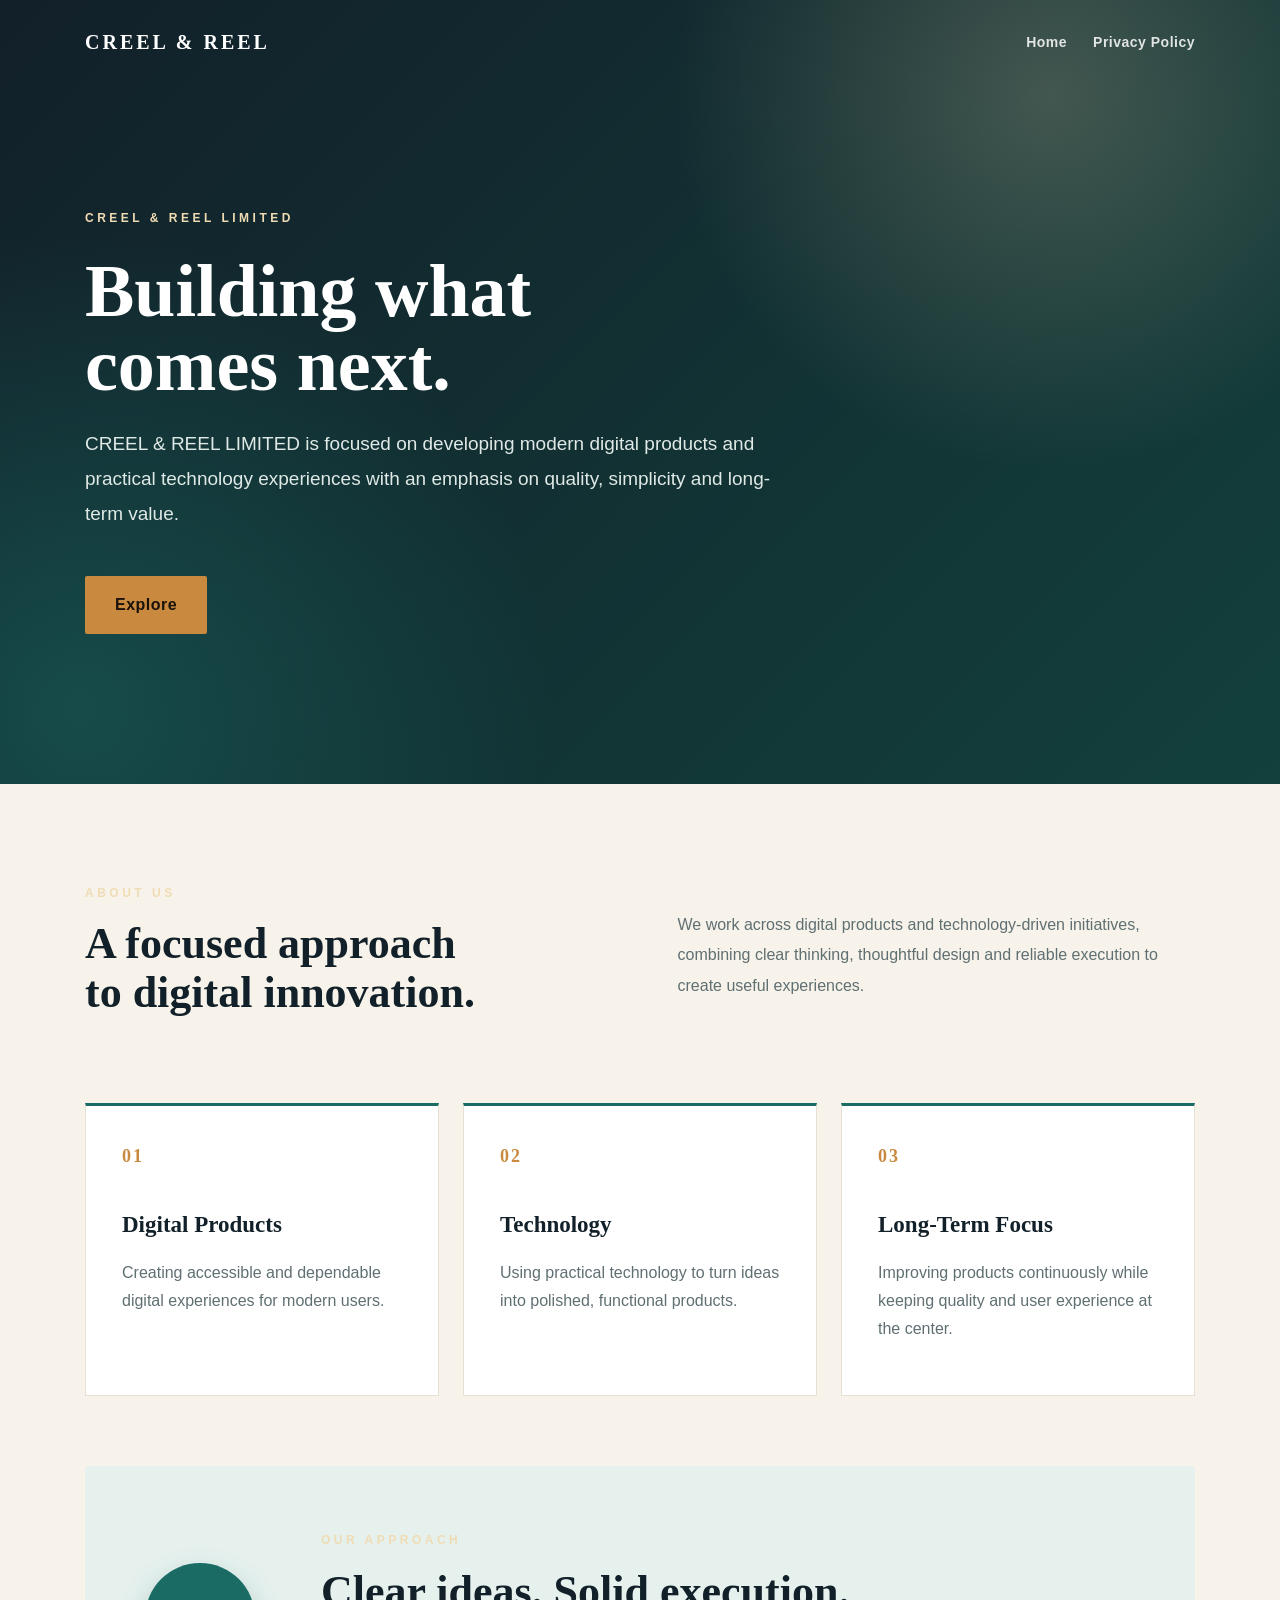
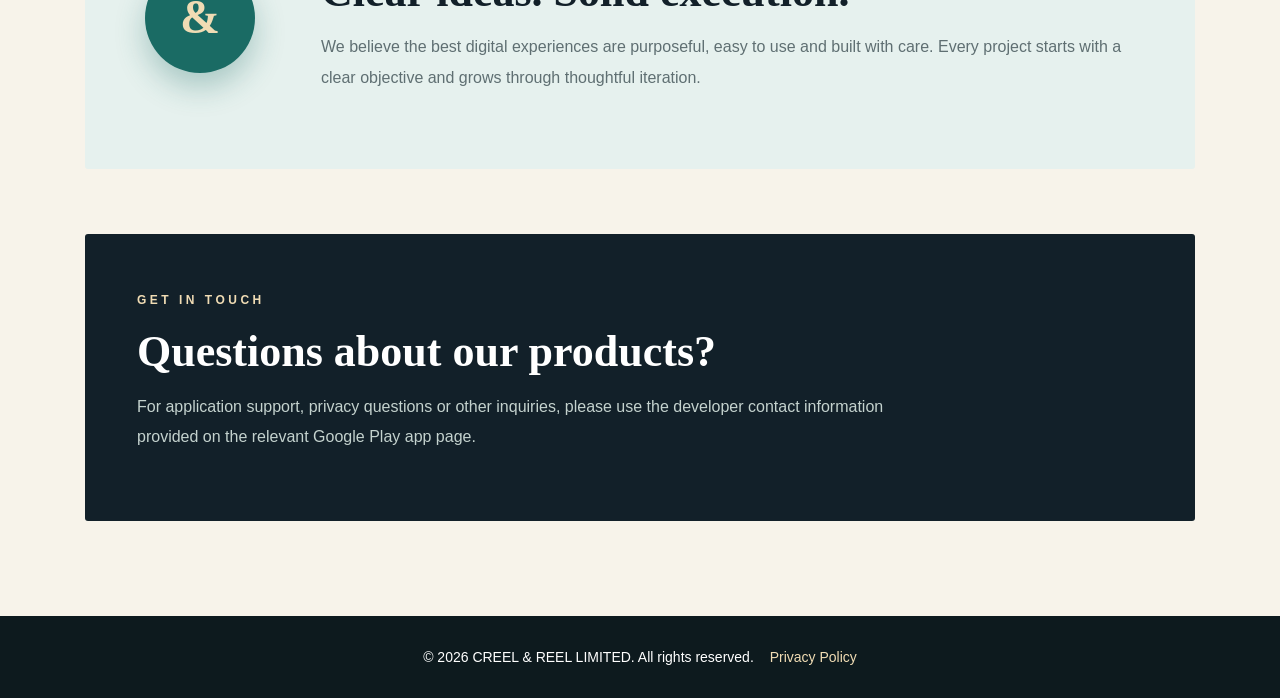
<file: index.html>
<!doctype html><html lang="en"><head><meta charset="utf-8"><meta name="viewport" content="width=device-width,initial-scale=1"><title>CREEL & REEL LIMITED</title><meta name="description" content="CREEL & REEL LIMITED — digital products and technology experiences."><link rel="stylesheet" href="style.css"></head><body>
<header class="hero"><nav><b>CREEL &amp; REEL</b><span><a href="index.html">Home</a><a href="privacy.html">Privacy Policy</a></span></nav><div class="hero-content"><small>CREEL &amp; REEL LIMITED</small><h1>Building what comes next.</h1><p>CREEL &amp; REEL LIMITED is focused on developing modern digital products and practical technology experiences with an emphasis on quality, simplicity and long-term value.</p><a class="button" href="#about">Explore</a></div></header>
<main><section id="about" class="about"><div><small>ABOUT US</small><h2>A focused approach to digital innovation.</h2></div><p>We work across digital products and technology-driven initiatives, combining clear thinking, thoughtful design and reliable execution to create useful experiences.</p></section>
<section class="pillars"><article><i>01</i><h3>Digital Products</h3><p>Creating accessible and dependable digital experiences for modern users.</p></article><article><i>02</i><h3>Technology</h3><p>Using practical technology to turn ideas into polished, functional products.</p></article><article><i>03</i><h3>Long-Term Focus</h3><p>Improving products continuously while keeping quality and user experience at the center.</p></article></section>
<section class="statement"><div class="orb">&amp;</div><div><small>OUR APPROACH</small><h2>Clear ideas. Solid execution.</h2><p>We believe the best digital experiences are purposeful, easy to use and built with care. Every project starts with a clear objective and grows through thoughtful iteration.</p></div></section>
<section class="contact"><small>GET IN TOUCH</small><h2>Questions about our products?</h2><p>For application support, privacy questions or other inquiries, please use the developer contact information provided on the relevant Google Play app page.</p></section></main>
<footer>© 2026 CREEL &amp; REEL LIMITED. All rights reserved. <a href="privacy.html">Privacy Policy</a></footer></body></html>
</file>
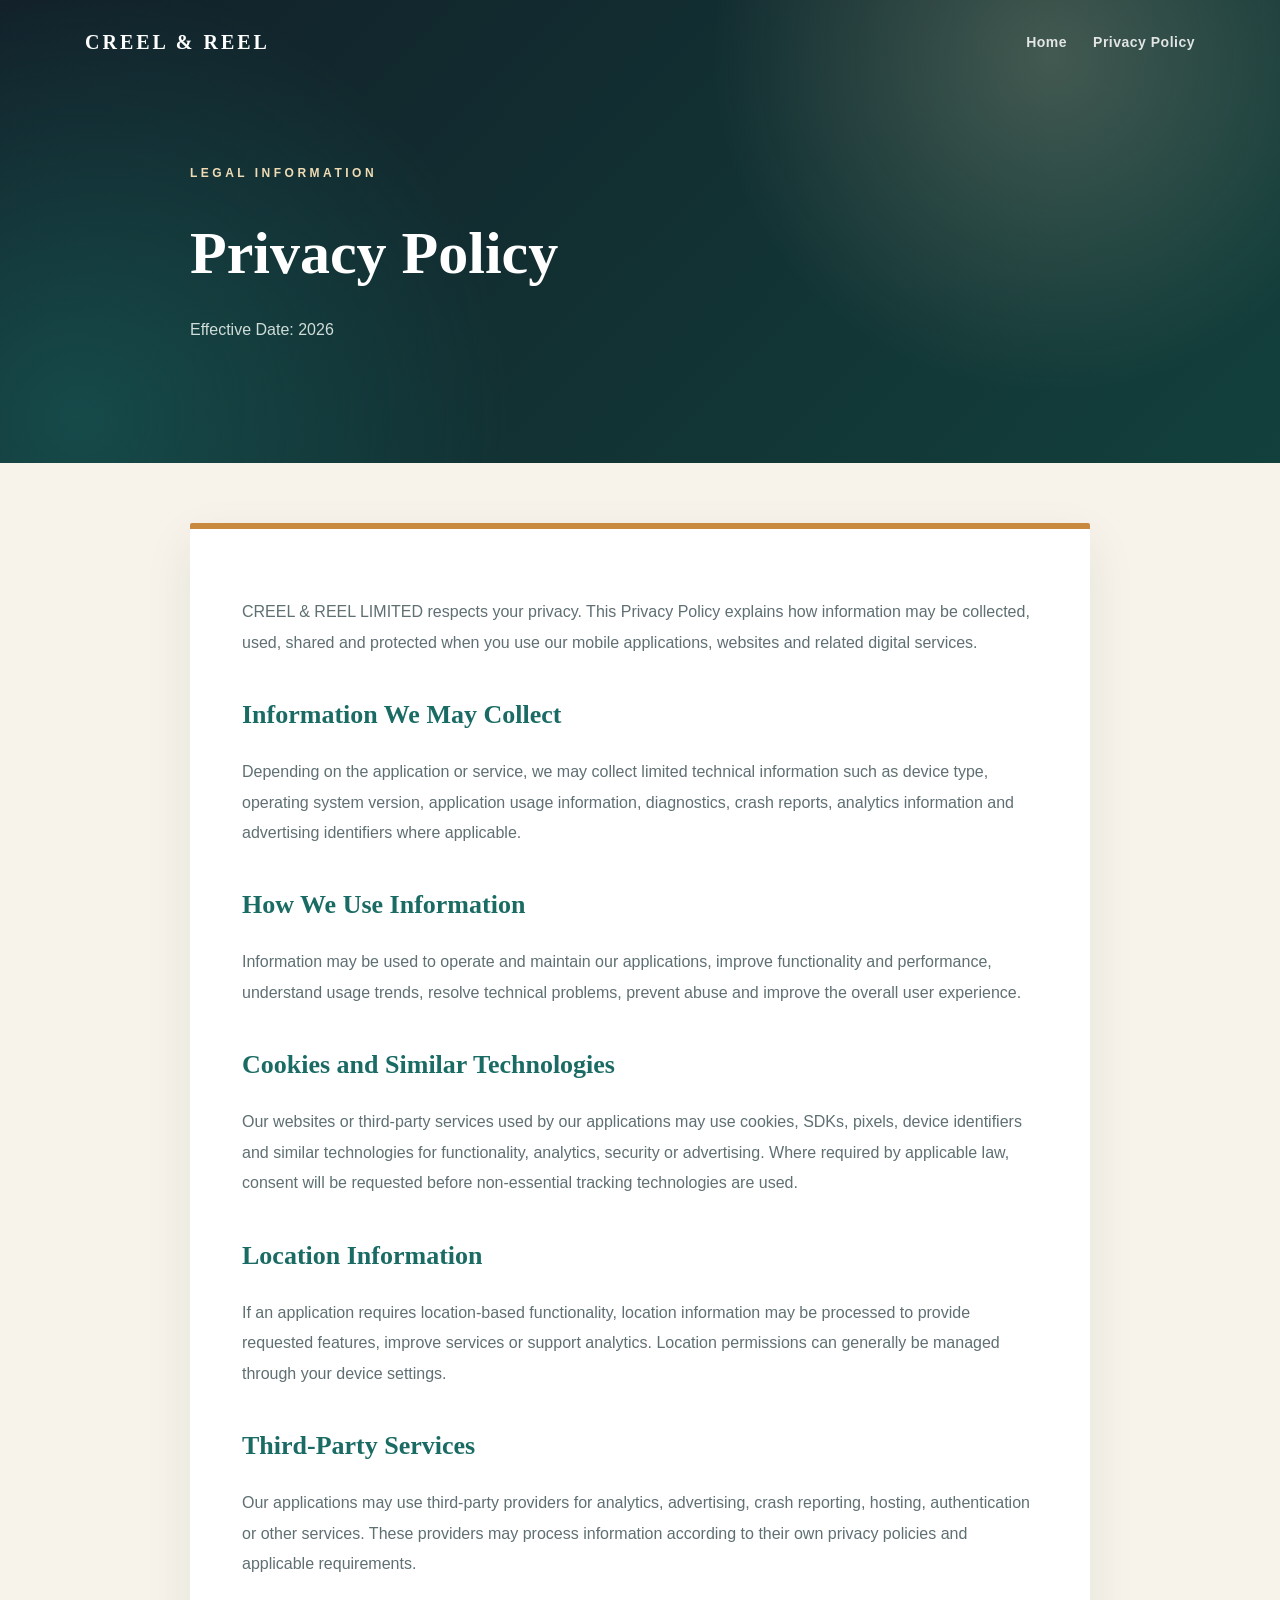
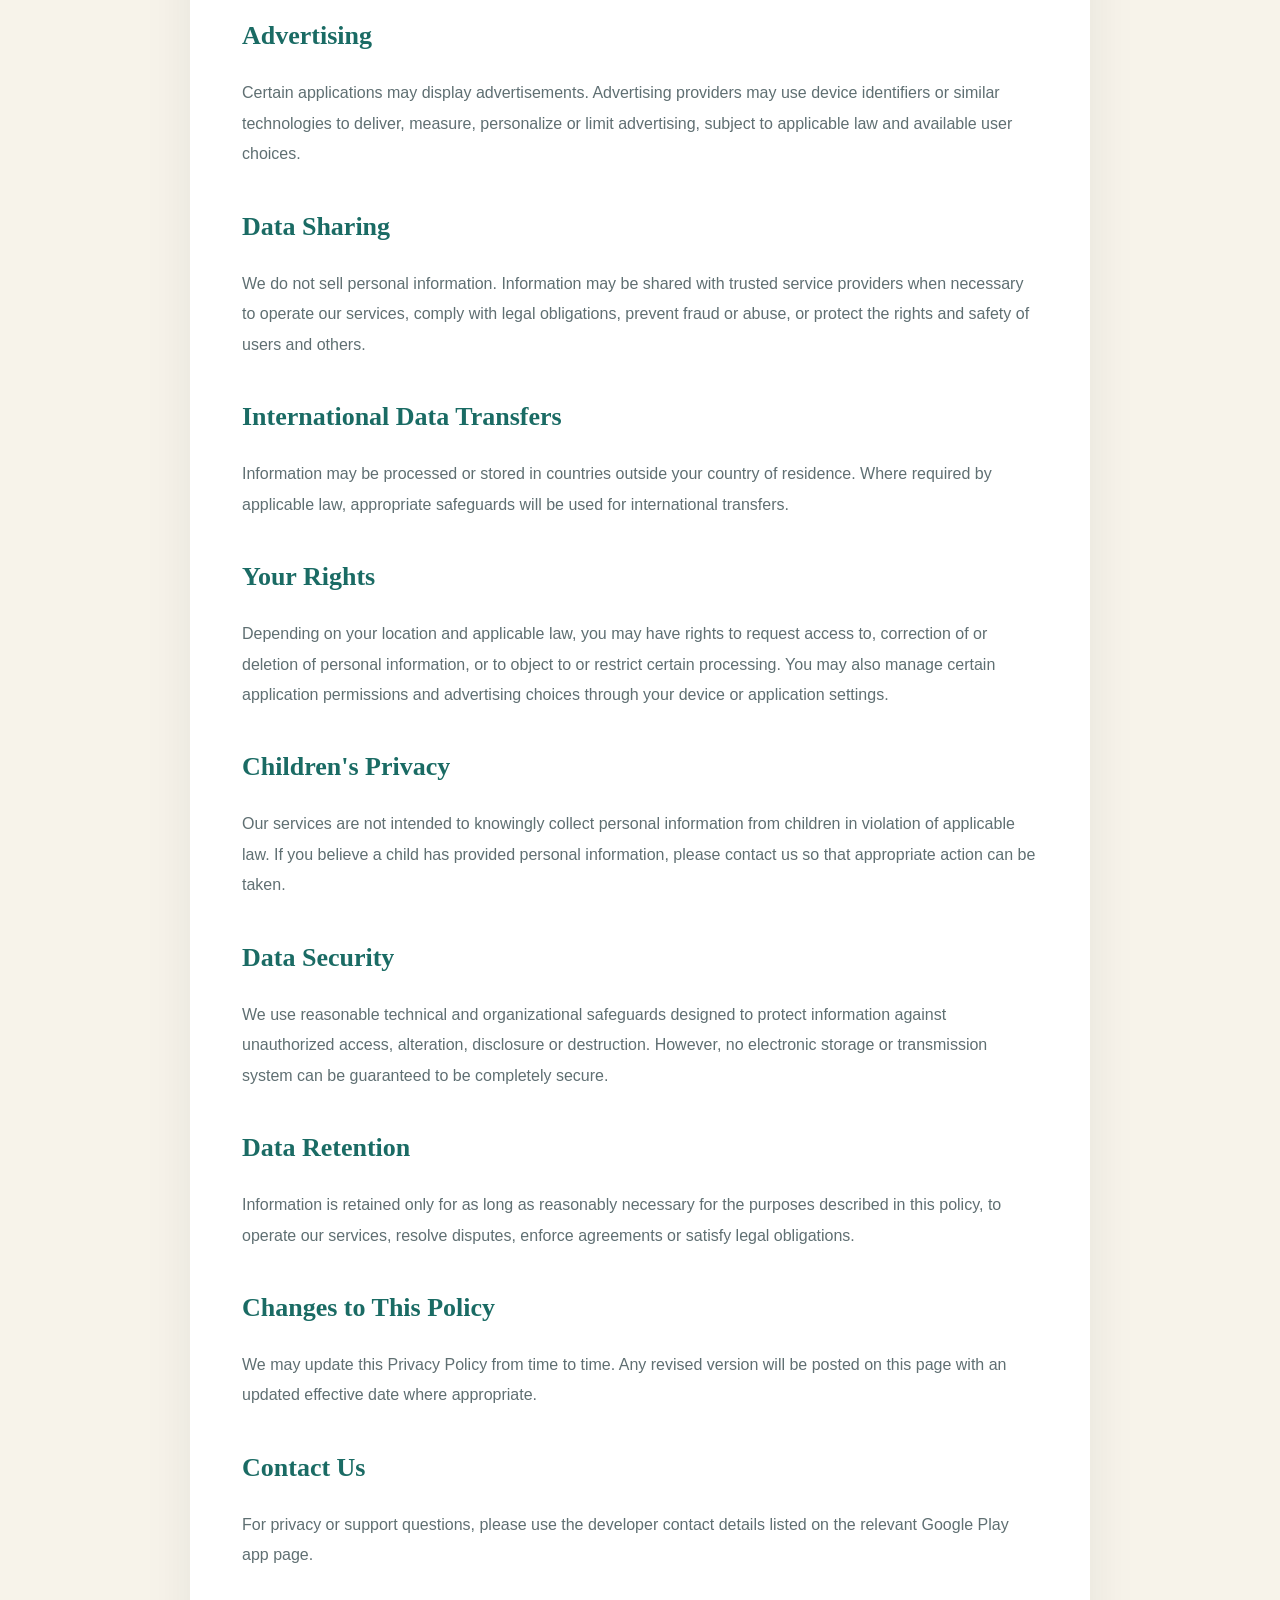
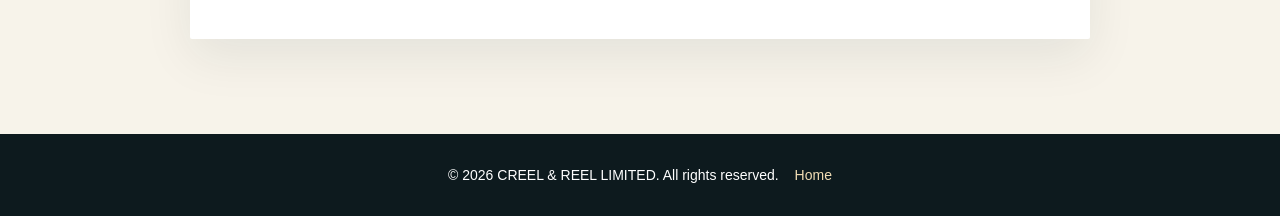
<file: privacy.html>
<!doctype html><html lang="en"><head><meta charset="utf-8"><meta name="viewport" content="width=device-width,initial-scale=1"><title>Privacy Policy - CREEL & REEL LIMITED</title><link rel="stylesheet" href="style.css"></head><body>
<header class="sub"><nav><b>CREEL &amp; REEL</b><span><a href="index.html">Home</a><a href="privacy.html">Privacy Policy</a></span></nav><div class="page-title"><small>LEGAL INFORMATION</small><h1>Privacy Policy</h1><p>Effective Date: 2026</p></div></header>
<main class="policy"><article>
<p>CREEL &amp; REEL LIMITED respects your privacy. This Privacy Policy explains how information may be collected, used, shared and protected when you use our mobile applications, websites and related digital services.</p>
<h2>Information We May Collect</h2><p>Depending on the application or service, we may collect limited technical information such as device type, operating system version, application usage information, diagnostics, crash reports, analytics information and advertising identifiers where applicable.</p>
<h2>How We Use Information</h2><p>Information may be used to operate and maintain our applications, improve functionality and performance, understand usage trends, resolve technical problems, prevent abuse and improve the overall user experience.</p>
<h2>Cookies and Similar Technologies</h2><p>Our websites or third-party services used by our applications may use cookies, SDKs, pixels, device identifiers and similar technologies for functionality, analytics, security or advertising. Where required by applicable law, consent will be requested before non-essential tracking technologies are used.</p>
<h2>Location Information</h2><p>If an application requires location-based functionality, location information may be processed to provide requested features, improve services or support analytics. Location permissions can generally be managed through your device settings.</p>
<h2>Third-Party Services</h2><p>Our applications may use third-party providers for analytics, advertising, crash reporting, hosting, authentication or other services. These providers may process information according to their own privacy policies and applicable requirements.</p>
<h2>Advertising</h2><p>Certain applications may display advertisements. Advertising providers may use device identifiers or similar technologies to deliver, measure, personalize or limit advertising, subject to applicable law and available user choices.</p>
<h2>Data Sharing</h2><p>We do not sell personal information. Information may be shared with trusted service providers when necessary to operate our services, comply with legal obligations, prevent fraud or abuse, or protect the rights and safety of users and others.</p>
<h2>International Data Transfers</h2><p>Information may be processed or stored in countries outside your country of residence. Where required by applicable law, appropriate safeguards will be used for international transfers.</p>
<h2>Your Rights</h2><p>Depending on your location and applicable law, you may have rights to request access to, correction of or deletion of personal information, or to object to or restrict certain processing. You may also manage certain application permissions and advertising choices through your device or application settings.</p>
<h2>Children's Privacy</h2><p>Our services are not intended to knowingly collect personal information from children in violation of applicable law. If you believe a child has provided personal information, please contact us so that appropriate action can be taken.</p>
<h2>Data Security</h2><p>We use reasonable technical and organizational safeguards designed to protect information against unauthorized access, alteration, disclosure or destruction. However, no electronic storage or transmission system can be guaranteed to be completely secure.</p>
<h2>Data Retention</h2><p>Information is retained only for as long as reasonably necessary for the purposes described in this policy, to operate our services, resolve disputes, enforce agreements or satisfy legal obligations.</p>
<h2>Changes to This Policy</h2><p>We may update this Privacy Policy from time to time. Any revised version will be posted on this page with an updated effective date where appropriate.</p>
<h2>Contact Us</h2><p>For privacy or support questions, please use the developer contact details listed on the relevant Google Play app page.</p>
</article></main><footer>© 2026 CREEL &amp; REEL LIMITED. All rights reserved. <a href="index.html">Home</a></footer></body></html>
</file>
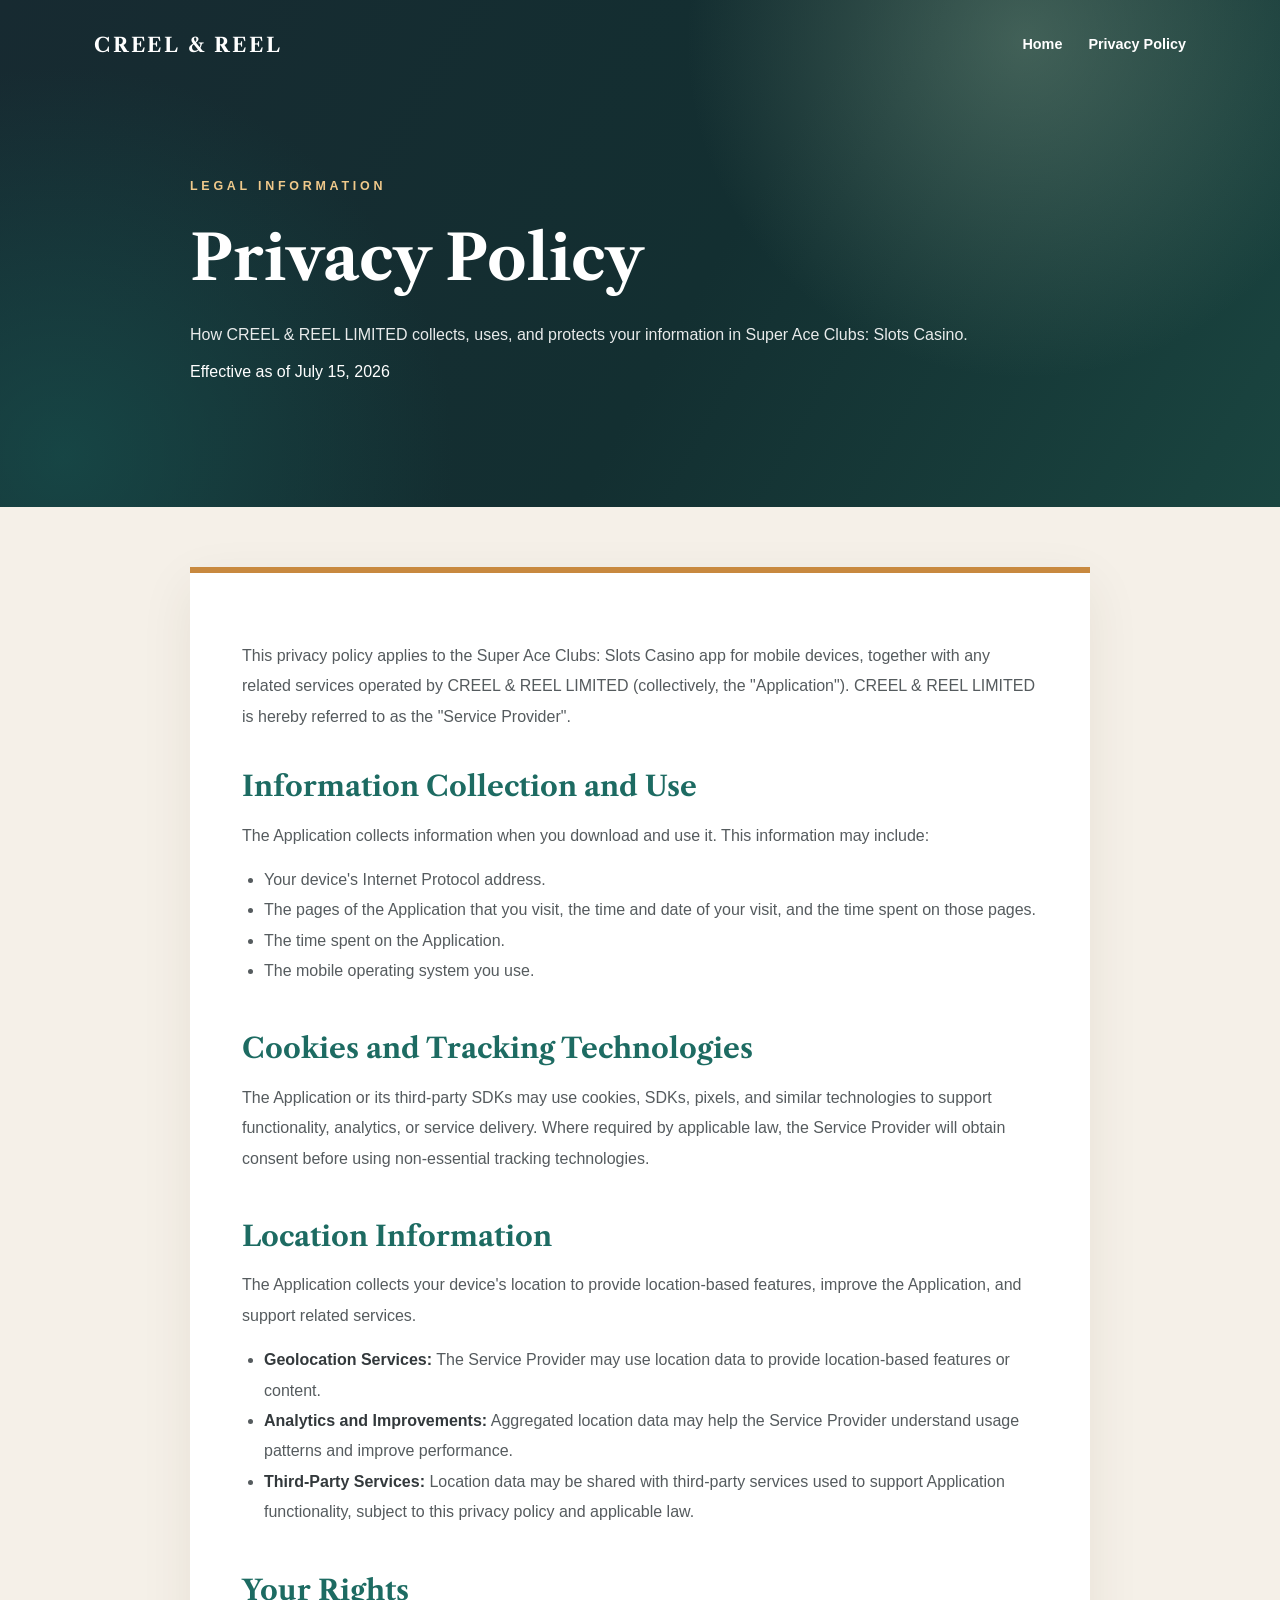
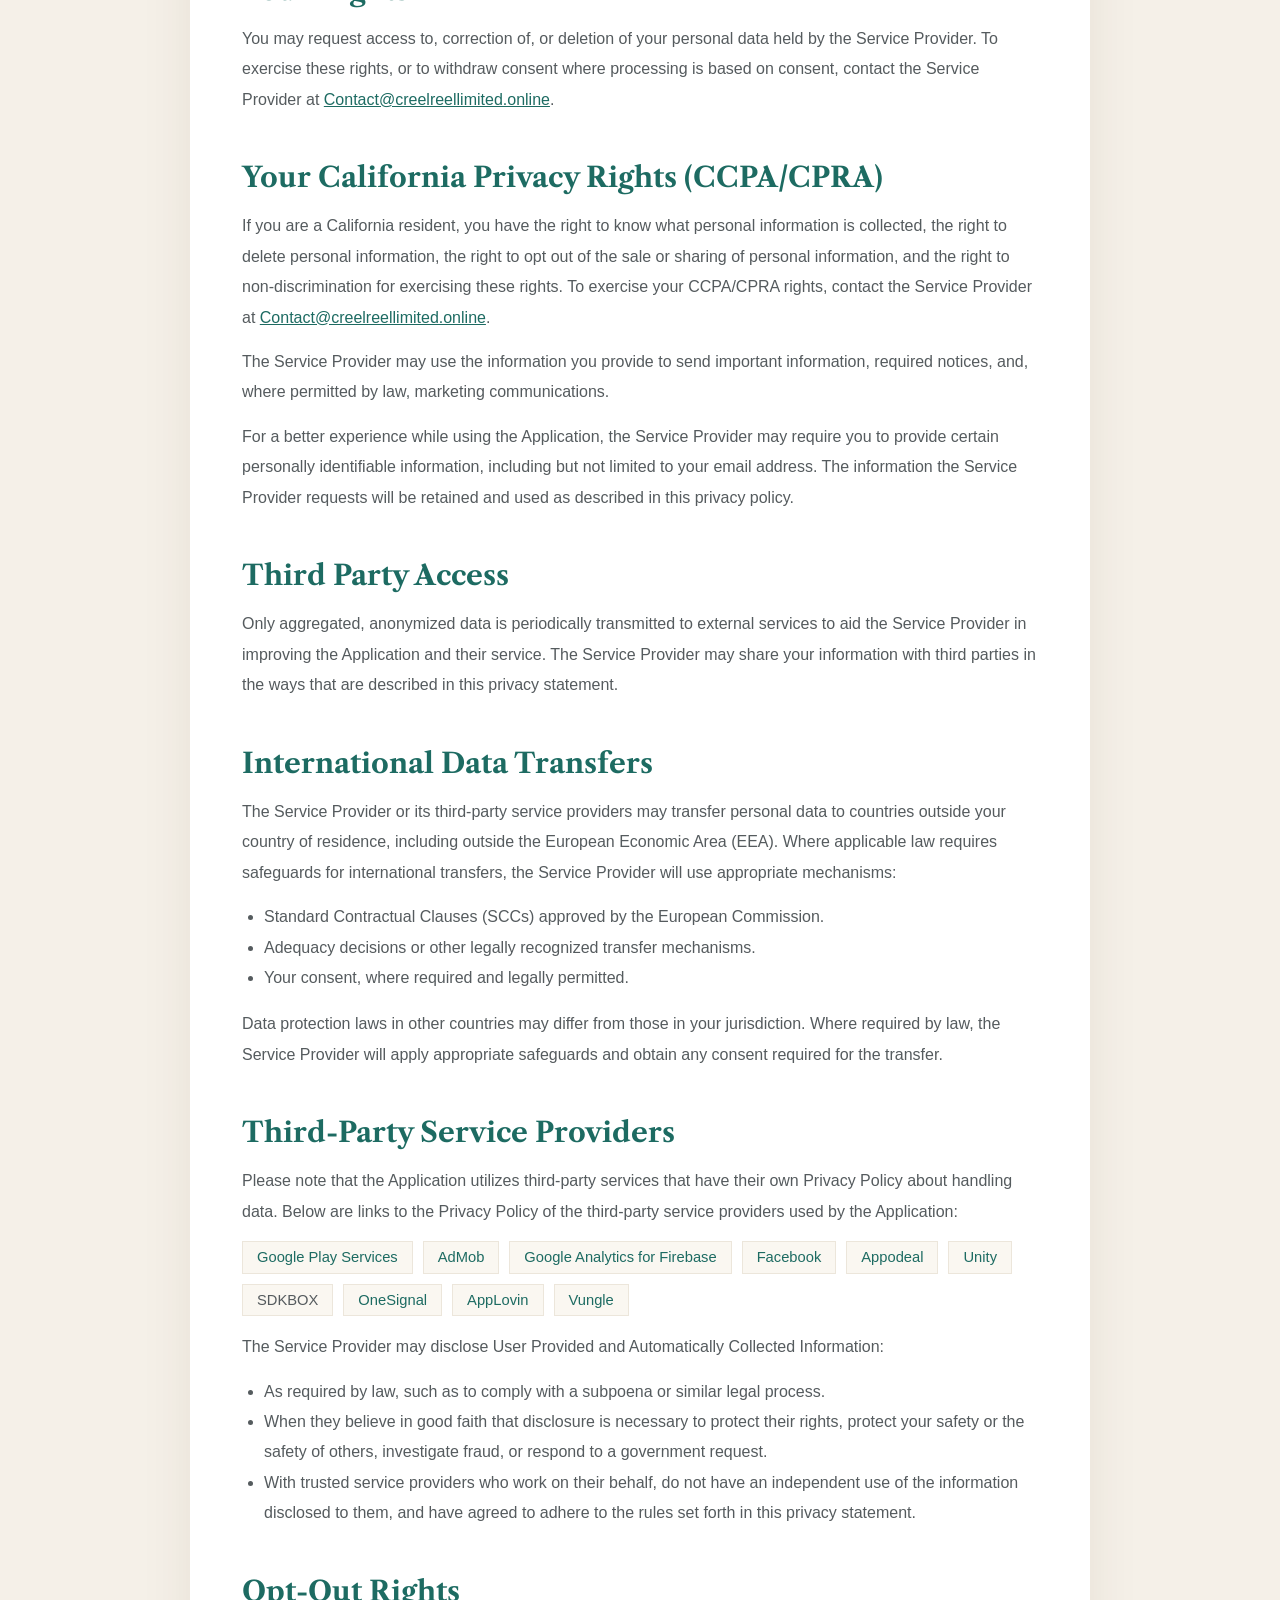
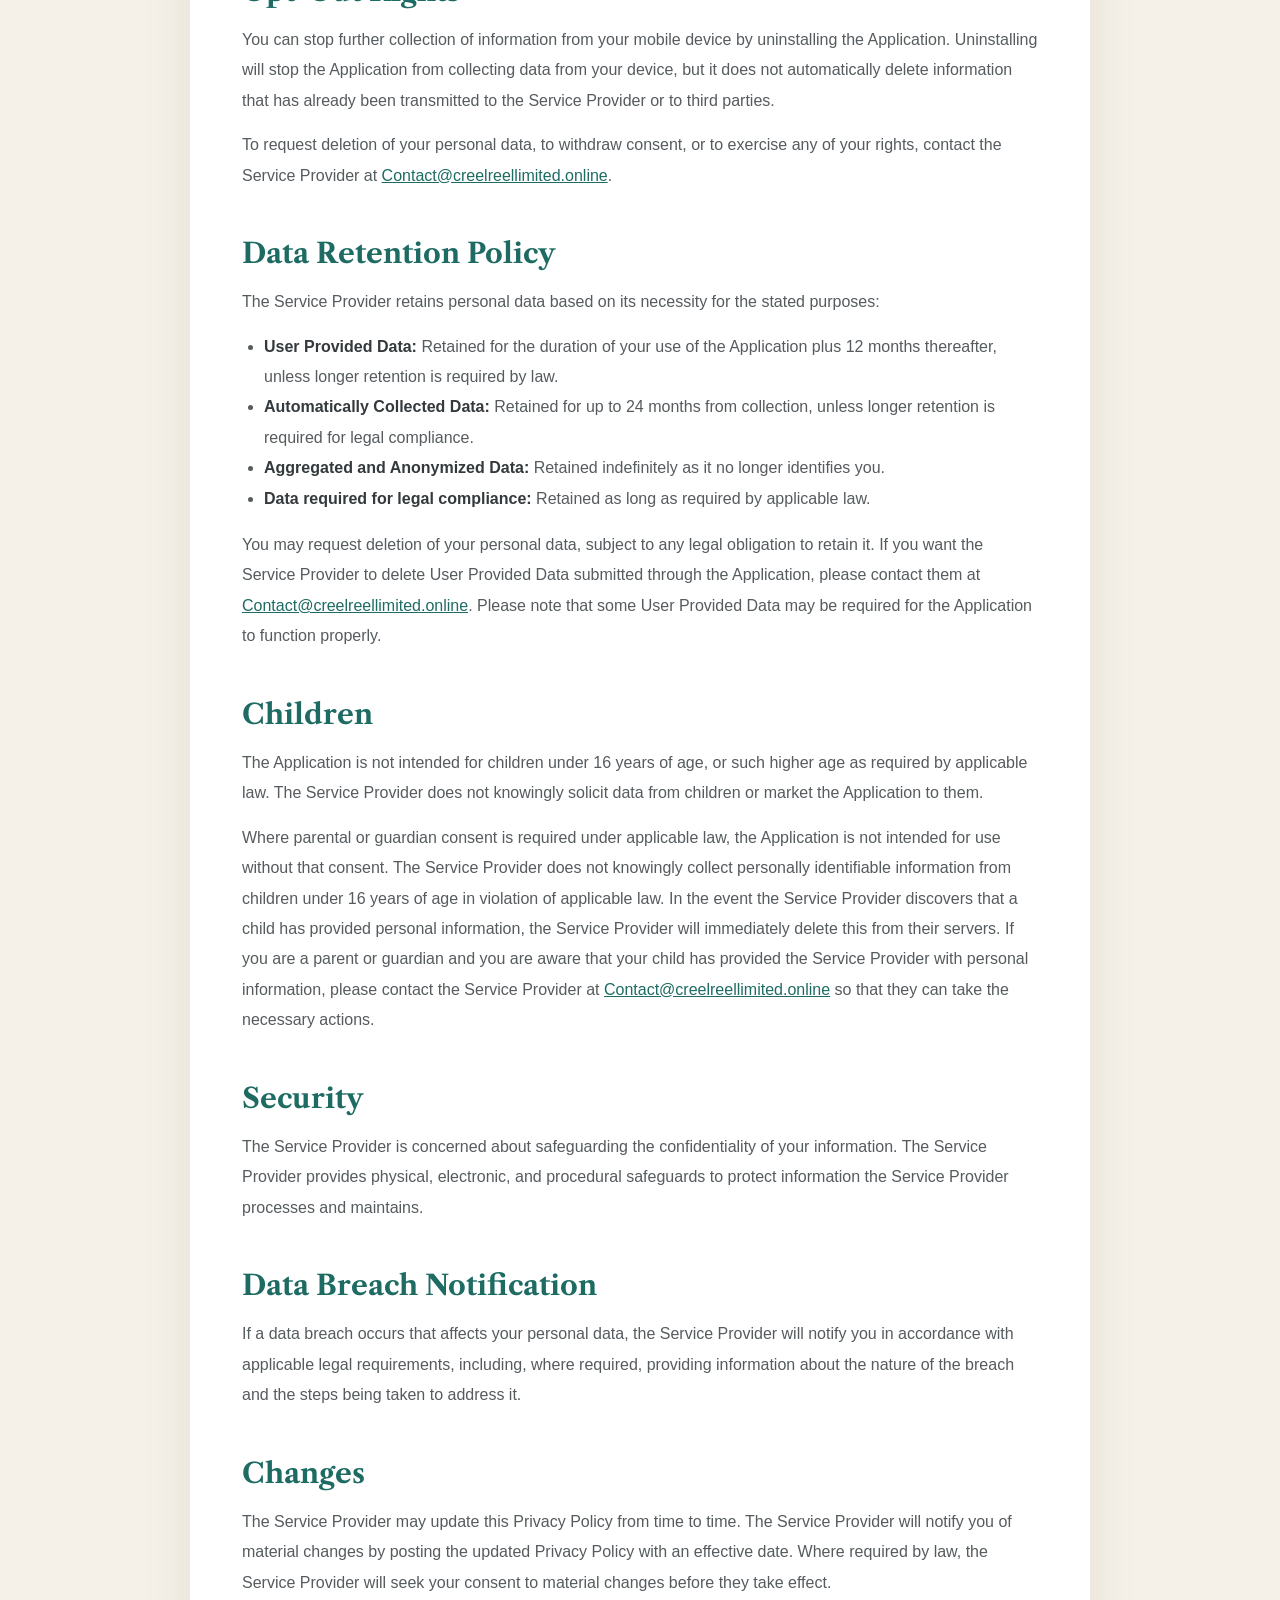
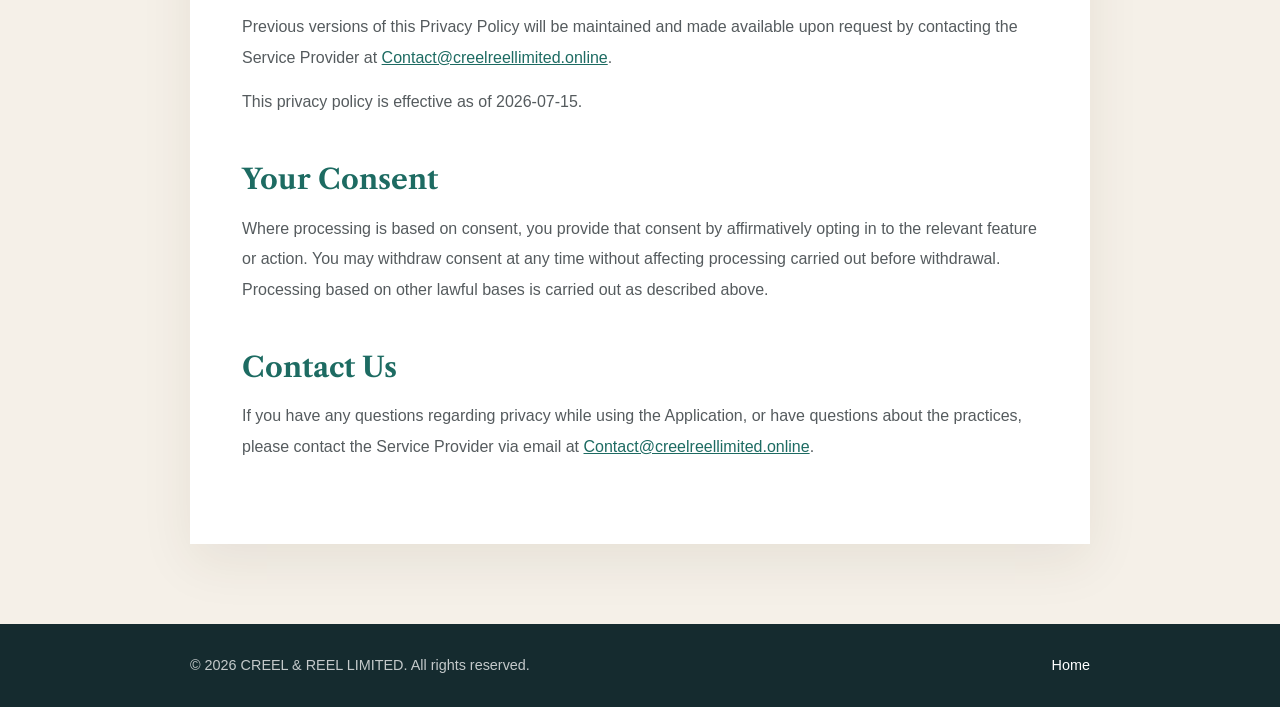
<file: supacepprivacy.html>
<!DOCTYPE html>
<html lang="en">
<head>
<meta charset="utf-8">
<meta name="viewport" content="width=device-width,initial-scale=1">
<title>Privacy Policy - Super Ace Clubs: Slots Casino - CREEL &amp; REEL LIMITED</title>
<meta name="description" content="How CREEL & REEL LIMITED collects, uses, and protects your information in Super Ace Clubs: Slots Casino.">
<link rel="preconnect" href="https://fonts.googleapis.com">
<link href="https://fonts.googleapis.com/css2?family=Libre+Caslon+Text:wght@700&display=swap" rel="stylesheet">
<style>
  :root{--dark:#152b2f;--teal:#1d6b62;--gold:#c8893f;--cream:#f5f0e8;--text:#555b5e;--white:#fff;--border:#ece6db}
  *{box-sizing:border-box}
  body{margin:0;background:var(--cream);color:var(--text);font-family:Arial,Helvetica,sans-serif;font-size:16px;line-height:1.9}
  a{color:var(--teal)}
  .serif{font-family:"Libre Caslon Text",Georgia,"Times New Roman",serif}
  .top{background:radial-gradient(circle at 80% 8%,rgba(120,150,130,.45),transparent 30%),radial-gradient(circle at 5% 90%,rgba(24,90,85,.55),transparent 30%),linear-gradient(120deg,#172a31 0%,#132f31 55%,#1a4540 100%);color:var(--white)}
  .nav{max-width:1140px;margin:0 auto;padding:26px 24px;display:flex;justify-content:space-between;align-items:center;gap:16px;flex-wrap:wrap}
  .brand{font-family:"Libre Caslon Text",Georgia,serif;font-weight:700;letter-spacing:.14em;color:#fff;text-decoration:none;font-size:1.25rem}
  .nav-links{display:flex;gap:26px}
  .nav-links a{color:#fff;text-decoration:none;font-weight:700;font-size:.9rem}
  .nav-links a:hover{color:var(--gold)}
  .hero{max-width:948px;margin:0 auto;padding:80px 24px 120px}
  .eyebrow{color:#f0c98b;font-size:.78rem;font-weight:700;letter-spacing:.3em}
  h1{font-family:"Libre Caslon Text",Georgia,serif;font-size:clamp(2.4rem,6vw,3.9rem);margin:22px 0 26px;line-height:1.15}
  .subtitle{margin:0 0 6px;opacity:.9}
  .date{margin:0}
  main{max-width:948px;margin:0 auto;padding:60px 24px 80px}
  .card{background:var(--white);border-top:6px solid var(--gold);box-shadow:0 18px 50px rgba(60,45,20,.08);padding:clamp(28px,6vw,68px) clamp(22px,5.5vw,52px)}
  h2{font-family:"Libre Caslon Text",Georgia,serif;color:var(--teal);font-size:clamp(1.35rem,3vw,1.75rem);margin:44px 0 16px;line-height:1.3}
  p{margin:0 0 14px}
  ul{margin:0 0 16px;padding-left:22px}
  strong{color:#33393c}
  .providers{display:flex;flex-wrap:wrap;gap:10px;list-style:none;padding:0}
  .providers li{border:1px solid var(--border);background:#faf7f1;padding:2px 14px;font-size:.92rem;line-height:1.8}
  .providers a{text-decoration:none}
  footer{background:var(--dark);color:rgba(255,255,255,.75)}
  .foot{max-width:948px;margin:0 auto;padding:28px 24px;display:flex;justify-content:space-between;flex-wrap:wrap;gap:10px;font-size:.9rem}
  .foot a{color:#fff;text-decoration:none}
</style>
</head>
<body>
<div class="top">
<header>
  <div class="nav">
    <a class="brand" href="https://www.creelreellimited.online/index.html">CREEL &amp; REEL</a>
    <nav class="nav-links">
      <a href="https://www.creelreellimited.online/index.html">Home</a>
      <a class="active" href="https://www.creelreellimited.online/privacy.html">Privacy Policy</a>
    </nav>
  </div>
</header>

<section class="hero">
  <span class="eyebrow">LEGAL INFORMATION</span>
  <h1>Privacy Policy</h1>
  <p class="subtitle">How CREEL &amp; REEL LIMITED collects, uses, and protects your information in Super Ace Clubs: Slots Casino.</p>
  <p class="date">Effective as of July 15, 2026</p>
</section>
</div>

<main>
<article class="card">
  <p style="margin-top:0">This privacy policy applies to the Super Ace Clubs: Slots Casino app for mobile devices, together with any related services operated by CREEL &amp; REEL LIMITED (collectively, the "Application"). CREEL &amp; REEL LIMITED is hereby referred to as the "Service Provider".</p>

  <h2 style="margin-top:36px">Information Collection and Use</h2>
  <p>The Application collects information when you download and use it. This information may include:</p>
  <ul>
    <li>Your device's Internet Protocol address.</li>
    <li>The pages of the Application that you visit, the time and date of your visit, and the time spent on those pages.</li>
    <li>The time spent on the Application.</li>
    <li>The mobile operating system you use.</li>
  </ul>

  <h2>Cookies and Tracking Technologies</h2>
  <p>The Application or its third-party SDKs may use cookies, SDKs, pixels, and similar technologies to support functionality, analytics, or service delivery. Where required by applicable law, the Service Provider will obtain consent before using non-essential tracking technologies.</p>

  <h2>Location Information</h2>
  <p>The Application collects your device's location to provide location-based features, improve the Application, and support related services.</p>
  <ul>
    <li><strong>Geolocation Services:</strong> The Service Provider may use location data to provide location-based features or content.</li>
    <li><strong>Analytics and Improvements:</strong> Aggregated location data may help the Service Provider understand usage patterns and improve performance.</li>
    <li><strong>Third-Party Services:</strong> Location data may be shared with third-party services used to support Application functionality, subject to this privacy policy and applicable law.</li>
  </ul>

  <h2>Your Rights</h2>
  <p>You may request access to, correction of, or deletion of your personal data held by the Service Provider. To exercise these rights, or to withdraw consent where processing is based on consent, contact the Service Provider at <a href="mailto:Contact@creelreellimited.online">Contact@creelreellimited.online</a>.</p>

  <h2>Your California Privacy Rights (CCPA/CPRA)</h2>
  <p>If you are a California resident, you have the right to know what personal information is collected, the right to delete personal information, the right to opt out of the sale or sharing of personal information, and the right to non-discrimination for exercising these rights. To exercise your CCPA/CPRA rights, contact the Service Provider at <a href="mailto:Contact@creelreellimited.online">Contact@creelreellimited.online</a>.</p>
  <p>The Service Provider may use the information you provide to send important information, required notices, and, where permitted by law, marketing communications.</p>
  <p>For a better experience while using the Application, the Service Provider may require you to provide certain personally identifiable information, including but not limited to your email address. The information the Service Provider requests will be retained and used as described in this privacy policy.</p>

  <h2>Third Party Access</h2>
  <p>Only aggregated, anonymized data is periodically transmitted to external services to aid the Service Provider in improving the Application and their service. The Service Provider may share your information with third parties in the ways that are described in this privacy statement.</p>

  <h2>International Data Transfers</h2>
  <p>The Service Provider or its third-party service providers may transfer personal data to countries outside your country of residence, including outside the European Economic Area (EEA). Where applicable law requires safeguards for international transfers, the Service Provider will use appropriate mechanisms:</p>
  <ul>
    <li>Standard Contractual Clauses (SCCs) approved by the European Commission.</li>
    <li>Adequacy decisions or other legally recognized transfer mechanisms.</li>
    <li>Your consent, where required and legally permitted.</li>
  </ul>
  <p>Data protection laws in other countries may differ from those in your jurisdiction. Where required by law, the Service Provider will apply appropriate safeguards and obtain any consent required for the transfer.</p>

  <h2>Third-Party Service Providers</h2>
  <p>Please note that the Application utilizes third-party services that have their own Privacy Policy about handling data. Below are links to the Privacy Policy of the third-party service providers used by the Application:</p>
  <ul class="providers">
    <li><a href="https://www.google.com/policies/privacy/" target="_blank" rel="noopener">Google Play Services</a></li>
    <li><a href="https://support.google.com/admob/answer/6128543" target="_blank" rel="noopener">AdMob</a></li>
    <li><a href="https://firebase.google.com/support/privacy" target="_blank" rel="noopener">Google Analytics for Firebase</a></li>
    <li><a href="https://www.facebook.com/privacy/policy/" target="_blank" rel="noopener">Facebook</a></li>
    <li><a href="https://appodeal.com/privacy-policy" target="_blank" rel="noopener">Appodeal</a></li>
    <li><a href="https://unity.com/legal/privacy-policy" target="_blank" rel="noopener">Unity</a></li>
    <li>SDKBOX</li>
    <li><a href="https://onesignal.com/privacy_policy" target="_blank" rel="noopener">OneSignal</a></li>
    <li><a href="https://www.applovin.com/privacy/" target="_blank" rel="noopener">AppLovin</a></li>
    <li><a href="https://www.liftoff.io/privacy-policy/" target="_blank" rel="noopener">Vungle</a></li>
  </ul>
  <p>The Service Provider may disclose User Provided and Automatically Collected Information:</p>
  <ul>
    <li>As required by law, such as to comply with a subpoena or similar legal process.</li>
    <li>When they believe in good faith that disclosure is necessary to protect their rights, protect your safety or the safety of others, investigate fraud, or respond to a government request.</li>
    <li>With trusted service providers who work on their behalf, do not have an independent use of the information disclosed to them, and have agreed to adhere to the rules set forth in this privacy statement.</li>
  </ul>

  <h2>Opt-Out Rights</h2>
  <p>You can stop further collection of information from your mobile device by uninstalling the Application. Uninstalling will stop the Application from collecting data from your device, but it does not automatically delete information that has already been transmitted to the Service Provider or to third parties.</p>
  <p>To request deletion of your personal data, to withdraw consent, or to exercise any of your rights, contact the Service Provider at <a href="mailto:Contact@creelreellimited.online">Contact@creelreellimited.online</a>.</p>

  <h2>Data Retention Policy</h2>
  <p>The Service Provider retains personal data based on its necessity for the stated purposes:</p>
  <ul>
    <li><strong>User Provided Data:</strong> Retained for the duration of your use of the Application plus 12 months thereafter, unless longer retention is required by law.</li>
    <li><strong>Automatically Collected Data:</strong> Retained for up to 24 months from collection, unless longer retention is required for legal compliance.</li>
    <li><strong>Aggregated and Anonymized Data:</strong> Retained indefinitely as it no longer identifies you.</li>
    <li><strong>Data required for legal compliance:</strong> Retained as long as required by applicable law.</li>
  </ul>
  <p>You may request deletion of your personal data, subject to any legal obligation to retain it. If you want the Service Provider to delete User Provided Data submitted through the Application, please contact them at <a href="mailto:Contact@creelreellimited.online">Contact@creelreellimited.online</a>. Please note that some User Provided Data may be required for the Application to function properly.</p>

  <h2>Children</h2>
  <p>The Application is not intended for children under 16 years of age, or such higher age as required by applicable law. The Service Provider does not knowingly solicit data from children or market the Application to them.</p>
  <p>Where parental or guardian consent is required under applicable law, the Application is not intended for use without that consent. The Service Provider does not knowingly collect personally identifiable information from children under 16 years of age in violation of applicable law. In the event the Service Provider discovers that a child has provided personal information, the Service Provider will immediately delete this from their servers. If you are a parent or guardian and you are aware that your child has provided the Service Provider with personal information, please contact the Service Provider at <a href="mailto:Contact@creelreellimited.online">Contact@creelreellimited.online</a> so that they can take the necessary actions.</p>

  <h2>Security</h2>
  <p>The Service Provider is concerned about safeguarding the confidentiality of your information. The Service Provider provides physical, electronic, and procedural safeguards to protect information the Service Provider processes and maintains.</p>

  <h2>Data Breach Notification</h2>
  <p>If a data breach occurs that affects your personal data, the Service Provider will notify you in accordance with applicable legal requirements, including, where required, providing information about the nature of the breach and the steps being taken to address it.</p>

  <h2>Changes</h2>
  <p>The Service Provider may update this Privacy Policy from time to time. The Service Provider will notify you of material changes by posting the updated Privacy Policy with an effective date. Where required by law, the Service Provider will seek your consent to material changes before they take effect.</p>
  <p>Previous versions of this Privacy Policy will be maintained and made available upon request by contacting the Service Provider at <a href="mailto:Contact@creelreellimited.online">Contact@creelreellimited.online</a>.</p>
  <p>This privacy policy is effective as of 2026-07-15.</p>

  <h2>Your Consent</h2>
  <p>Where processing is based on consent, you provide that consent by affirmatively opting in to the relevant feature or action. You may withdraw consent at any time without affecting processing carried out before withdrawal. Processing based on other lawful bases is carried out as described above.</p>

  <h2>Contact Us</h2>
  <p>If you have any questions regarding privacy while using the Application, or have questions about the practices, please contact the Service Provider via email at <a href="mailto:Contact@creelreellimited.online">Contact@creelreellimited.online</a>.</p>
</article>
</main>

<footer>
  <div class="foot">
    <span>&copy; 2026 CREEL &amp; REEL LIMITED. All rights reserved.</span>
    <a href="https://www.creelreellimited.online/index.html">Home</a>
  </div>
</footer>
</body>
</html>
</file>
<file: style.css>
*{box-sizing:border-box}
:root{--ink:#122029;--teal:#1a6b64;--deep:#0f4a48;--brass:#c98a3f;--sand:#f0dcb4;--cream:#f7f3ea;--muted:#5f6f72;--line:#e6e1d4}
@import url('https://fonts.googleapis.com/css2?family=Spectral:wght@500;600;700&display=swap');
body{margin:0;font-family:Arial,Helvetica,sans-serif;background:var(--cream);color:var(--ink);-webkit-font-smoothing:antialiased;line-height:1.6}
a{color:inherit}
h1,h2,h3{font-family:'Spectral',Georgia,serif;font-weight:600;text-wrap:balance}
.hero,.sub{color:#fff;background:radial-gradient(circle at 82% 12%,rgba(240,220,180,.22),transparent 30%),radial-gradient(circle at 6% 90%,rgba(26,107,100,.5),transparent 34%),linear-gradient(135deg,#122029,#12403c)}
nav{max-width:1160px;margin:auto;padding:26px 25px;display:flex;justify-content:space-between;align-items:center}
nav b{font-family:'Spectral',Georgia,serif;font-size:20px;letter-spacing:3px;font-weight:600}
nav span a{margin-left:26px;text-decoration:none;font-weight:700;font-size:14px;letter-spacing:.5px;opacity:.85;transition:opacity .2s}
nav span a:hover{opacity:1;color:var(--sand)}
.hero-content{max-width:1160px;margin:auto;padding:120px 25px 150px}
.hero-content small,.page-title small,main small{font-size:12px;letter-spacing:3.5px;font-weight:800;color:var(--sand)}
.hero h1{font-size:74px;line-height:1;max-width:800px;margin:24px 0;font-weight:600}
.hero p{max-width:700px;font-size:19px;line-height:1.85;color:#dfe9e6}
.button{display:inline-block;margin-top:26px;background:var(--brass);color:#1a120a;padding:16px 30px;border-radius:2px;text-decoration:none;font-weight:800;letter-spacing:.5px;transition:transform .2s,background .2s}
.button:hover{background:#d99a4d;transform:translateY(-2px)}
main{max-width:1160px;margin:auto;padding:95px 25px}
.about{display:grid;grid-template-columns:1fr 1fr;gap:75px;align-items:center}
.about h2,.statement h2,.contact h2{font-size:44px;line-height:1.12;margin:15px 0}
.about p,.statement p,.contact p,.policy p{color:var(--muted);line-height:1.9}
.pillars{display:grid;grid-template-columns:repeat(3,1fr);gap:24px;margin-top:70px}
.pillars article{background:#fff;padding:36px;border:1px solid var(--line);border-top:3px solid var(--teal);min-height:250px;transition:transform .25s,box-shadow .25s}
.pillars article:hover{transform:translateY(-4px);box-shadow:0 20px 45px rgba(18,32,41,.1)}
.pillars i{font-family:'Spectral',Georgia,serif;font-style:normal;color:var(--brass);font-weight:700;font-size:18px;letter-spacing:2px}
.pillars h3{font-size:23px;margin:36px 0 14px}
.pillars p{color:var(--muted);line-height:1.75}
.statement{margin-top:70px;padding:60px;display:grid;grid-template-columns:130px 1fr;gap:46px;align-items:center;background:#e6f1ee;border-radius:3px}
.orb{width:110px;height:110px;border-radius:50%;display:grid;place-items:center;background:var(--teal);color:var(--sand);font-family:'Spectral',Georgia,serif;font-size:48px;font-weight:600;box-shadow:0 14px 30px rgba(26,107,100,.3)}
.contact{margin-top:65px;padding:52px;background:var(--ink);color:#fff;border-radius:3px}
.contact p{color:#c4d2ce;max-width:760px}
.page-title{max-width:950px;margin:auto;padding:75px 25px 105px}
.page-title h1{font-size:60px;margin:20px 0 12px;font-weight:600}
.page-title p{color:#d0ddd8}
.policy{max-width:950px;padding-top:60px}
.policy article{background:#fff;padding:52px;border-top:6px solid var(--brass);box-shadow:0 18px 50px rgba(18,32,41,.08);border-radius:2px}
.policy h2{font-size:26px;margin-top:36px;color:var(--teal)}
footer{padding:30px;text-align:center;background:#0d1a1e;color:#fff;font-size:14px}
footer a{color:var(--sand);text-decoration:none;margin-left:12px}
footer a:hover{color:var(--brass)}
@media(max-width:780px){nav{flex-direction:column;gap:15px}nav span a{margin:0 10px}.hero h1{font-size:46px}.about,.pillars,.statement{grid-template-columns:1fr}.statement{padding:38px}.page-title h1{font-size:42px}.policy article{padding:30px}}
</file>
